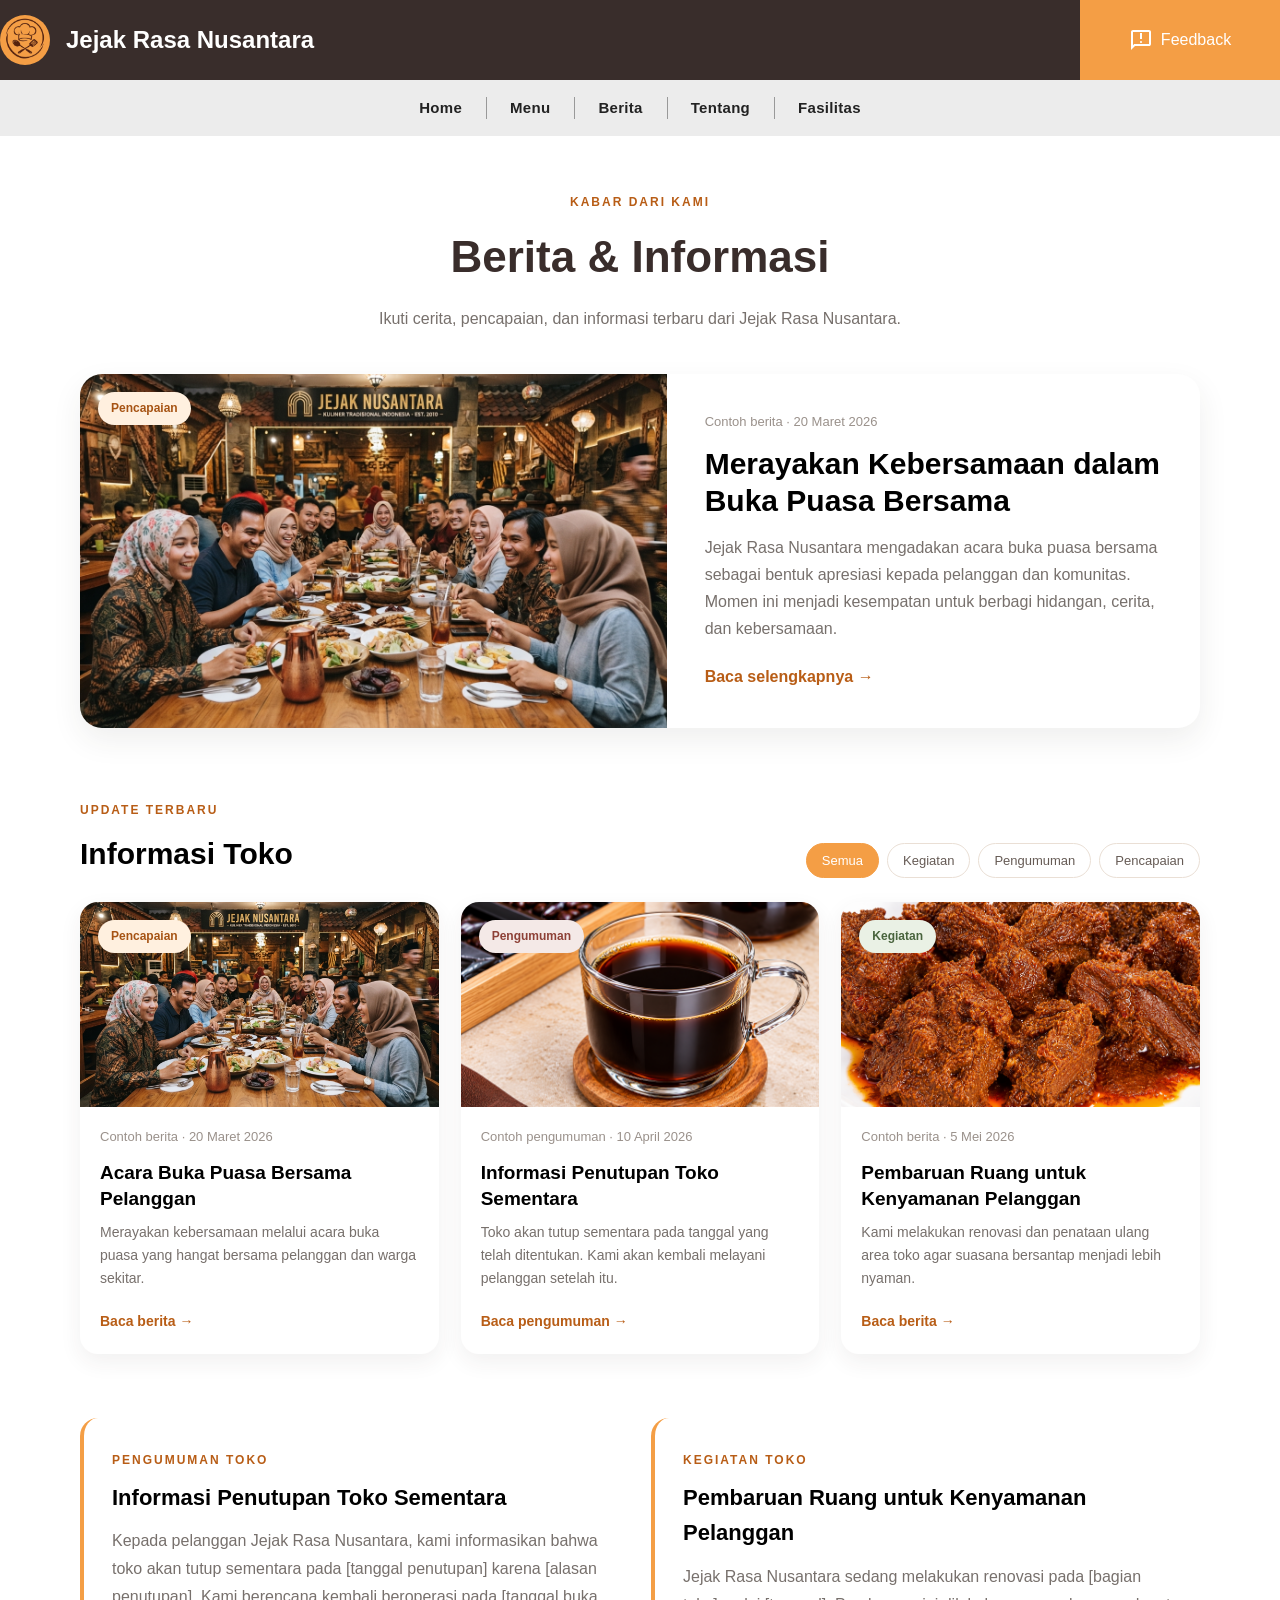
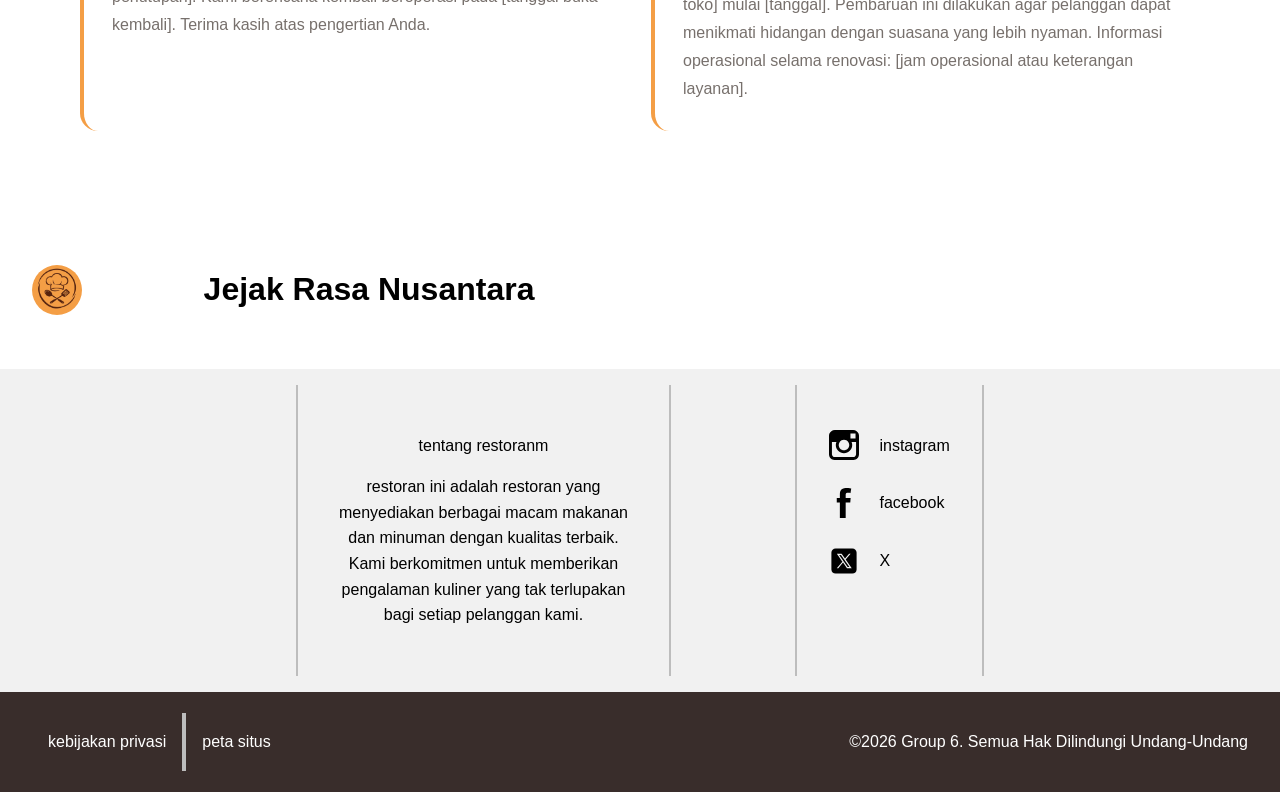
<file: berita.html>
<!DOCTYPE html>
<html lang="id">
<head>
    <meta charset="UTF-8">
    <meta name="viewport" content="width=device-width, initial-scale=1.0">
    <title>Berita - Jejak Rasa Nusantara</title>
    <link rel="stylesheet" href="berita.css">
    <link rel="stylesheet" href="style.css">
    <link rel="stylesheet" href="mobile.css">
</head>
<body>

   <nav>
    <div class="bg_nav">
        <div class="navigation_1">
            <div class="store">
                <div class="store_logo">
                    <img src="Minimal Brown Chef Emblem.png" alt="logo">
                </div>
                    <h1>Jejak Rasa Nusantara</h1>
            </div>
        <div class="container">
                <div class="feedback">
                    <svg xmlns="http://www.w3.org/2000/svg" viewBox="0 0 24 24" height="24px" width="24px" fill="#ffffff"><path d="M12,15q0.43,0 0.71-0.29T13,14t-0.29-0.71T12,13t-0.71,0.29T11,14t0.29,0.71T12,15Zm-1-4h2V5H11v6ZM2,22V4Q2,3.17 2.59,2.59T4,2H20q0.83,0 1.41,0.59T22,4V16q0,0.82-0.59,1.41T20,18H6L2,22Zm3.15-6H20V4H4V17.13L5.15,16ZM4,16V4V16Z"/></svg>
                   <a style="color: white;" href="feedback.html">Feedback</a>
                 </div>
            </div>
            </div>
           <div class="navigation_2">
  <div id="home" class="n active"><a href="index.html"><h4>Home</h4></a></div>
  <div id="menu" class="n"><a href="menu.html"><h4>Menu</h4></a></div>
  <div id="news" class="n"><a href="berita.html"><h4>Berita</h4></a></div>
  <div id="about" class="n"><a href="tentang.html"><h4>Tentang</h4></a></div>
  <div id="fasilitas" class="n"><a href="fasilitas.html"><h4>Fasilitas</h4></a></div>
</div>

    </div>

    </nav>
<div class="block"></div>
    <main class="news-page">
        <section class="news-heading">
            <span class="eyebrow">KABAR DARI KAMI</span>
            <h1>Berita & Informasi</h1>
            <p>Ikuti cerita, pencapaian, dan informasi terbaru dari Jejak Rasa Nusantara.</p>
        </section>

        <section class="featured-news" aria-label="Berita utama">
            <div class="featured-image">
                <img src="photo/Gemini_Generated_Image_2oudai2oudai2oud.jpg" alt="Suasana acara buka puasa bersama">
                <span class="news-type">Pencapaian</span>
            </div>
            <div class="featured-content">
                <p class="news-date">Contoh berita · 20 Maret 2026</p>
                <h2>Merayakan Kebersamaan dalam Buka Puasa Bersama</h2>
                <p>
                    Jejak Rasa Nusantara mengadakan acara buka puasa bersama sebagai bentuk
                    apresiasi kepada pelanggan dan komunitas. Momen ini menjadi kesempatan
                    untuk berbagi hidangan, cerita, dan kebersamaan.
                </p>
                <a class="read-more" href="#berita-buka-puasa">Baca selengkapnya <span aria-hidden="true">→</span></a>
            </div>
        </section>

        <section class="news-section" id="semua-berita">
            <div class="section-heading">
                <div>
                    <span class="eyebrow">UPDATE TERBARU</span>
                    <h2>Informasi Toko</h2>
                </div>
                <div class="news-filters" aria-label="Filter berita">
                    <button class="filter-btn active" type="button" data-filter="semua">Semua</button>
                    <button class="filter-btn" type="button" data-filter="kegiatan">Kegiatan</button>
                    <button class="filter-btn" type="button" data-filter="pengumuman">Pengumuman</button>
                    <button class="filter-btn" type="button" data-filter="pencapaian">Pencapaian</button>
                </div>
            </div>

            <div class="news-grid">
                <article class="news-card" data-category="pencapaian" id="berita-buka-puasa">
                    <a class="news-image" href="#berita-buka-puasa">
                        <img src="photo/Gemini_Generated_Image_2oudai2oudai2oud.jpg" alt="Acara buka puasa bersama">
                        <span class="news-type">Pencapaian</span>
                    </a>
                    <div class="news-card-content">
                        <p class="news-date">Contoh berita · 20 Maret 2026</p>
                        <h3>Acara Buka Puasa Bersama Pelanggan</h3>
                        <p>Merayakan kebersamaan melalui acara buka puasa yang hangat bersama pelanggan dan warga sekitar.</p>
                        <a class="text-link" href="#berita-buka-puasa">Baca berita <span aria-hidden="true">→</span></a>
                    </div>
                </article>

                <article class="news-card" data-category="pengumuman">
                    <a class="news-image" href="#pengumuman-libur">
                        <img src="photo/Cozy Glass Coffee on Wood Coaster.png" alt="Tampak depan toko">
                        <span class="news-type announcement">Pengumuman</span>
                    </a>
                    <div class="news-card-content">
                        <p class="news-date">Contoh pengumuman · 10 April 2026</p>
                        <h3>Informasi Penutupan Toko Sementara</h3>
                        <p>Toko akan tutup sementara pada tanggal yang telah ditentukan. Kami akan kembali melayani pelanggan setelah itu.</p>
                        <a class="text-link" href="#pengumuman-libur">Baca pengumuman <span aria-hidden="true">→</span></a>
                    </div>
                </article>

                <article class="news-card" data-category="kegiatan">
                    <a class="news-image" href="#berita-renovasi">
                        <img src="photo/Close-Up Rendang Beef Curry.png" alt="Proses renovasi area toko">
                        <span class="news-type activity">Kegiatan</span>
                    </a>
                    <div class="news-card-content">
                        <p class="news-date">Contoh berita · 5 Mei 2026</p>
                        <h3>Pembaruan Ruang untuk Kenyamanan Pelanggan</h3>
                        <p>Kami melakukan renovasi dan penataan ulang area toko agar suasana bersantap menjadi lebih nyaman.</p>
                        <a class="text-link" href="#berita-renovasi">Baca berita <span aria-hidden="true">→</span></a>
                    </div>
                </article>
            </div>
        </section>

        <!-- Sample article detail sections. Replace the sample dates and stories with real store information. -->
        <section class="article-details" aria-label="Contoh isi berita">
            <article class="article-detail" id="pengumuman-libur">
                <span class="eyebrow">PENGUMUMAN TOKO</span>
                <h2>Informasi Penutupan Toko Sementara</h2>
                <p>
                    Kepada pelanggan Jejak Rasa Nusantara, kami informasikan bahwa toko akan
                    tutup sementara pada [tanggal penutupan] karena [alasan penutupan].
                    Kami berencana kembali beroperasi pada [tanggal buka kembali].
                    Terima kasih atas pengertian Anda.
                </p>
            </article>
            <article class="article-detail" id="berita-renovasi">
                <span class="eyebrow">KEGIATAN TOKO</span>
                <h2>Pembaruan Ruang untuk Kenyamanan Pelanggan</h2>
                <p>
                    Jejak Rasa Nusantara sedang melakukan renovasi pada [bagian toko] mulai
                    [tanggal]. Pembaruan ini dilakukan agar pelanggan dapat menikmati hidangan
                    dengan suasana yang lebih nyaman. Informasi operasional selama renovasi:
                    [jam operasional atau keterangan layanan].
                </p>
            </article>
        </section>
    </main>

<footer>
     <div class="store_footer">
            <div class="store_logo">
                <img src="Minimal Brown Chef Emblem.png" alt="logo">
            </div>
            <h1>Jejak Rasa Nusantara</h1>
            </div>
        <div class="footer">
            <div class="tentang">
                <p>
                    tentang restoranm
                </p>
                <P>
                    restoran ini adalah restoran yang menyediakan berbagai macam makanan dan minuman dengan kualitas terbaik. Kami berkomitmen untuk memberikan pengalaman kuliner yang tak terlupakan bagi setiap pelanggan kami.
                </P>
        </div>
        <div class="social_media">
            <div class="app">
                <img src="logo svg/instagram-svgrepo-com.svg" alt="logo_instagram">
                <p>
                    instagram
                </p>
            </div>
            <div class="app">
                <img src="logo svg/facebook-svgrepo-com.svg" alt="logo_facebook">
                <p>
                    facebook
                </p>
            </div>
            <div class="app">
                <img src="logo svg/icons8-x.svg" alt="logo_X">
                <p>
                    X
                </p>
            </div>
            </div>    
        </div>
        <div class="copyright">
            <div class="a" id="footer_links">
                <a href="" class="a1">kebijakan privasi</a>
                <a href="" class="a2">peta situs</a>
            </div>
            <p class="a" id="footer_copyright">
            ©2026 Group 6. Semua Hak Dilindungi Undang-Undang
            </p>
        </div>
    </footer>

    <script>
        const filterButtons = document.querySelectorAll(".filter-btn");
        const newsCards = document.querySelectorAll(".news-card");

        filterButtons.forEach(button => {
            button.addEventListener("click", () => {
                const selected = button.dataset.filter;

                filterButtons.forEach(item => item.classList.remove("active"));
                button.classList.add("active");

                newsCards.forEach(card => {
                    const showCard = selected === "semua" || card.dataset.category === selected;
                    card.hidden = !showCard;
                });
            });
        });
    </script>
</body>
</html>
</file>
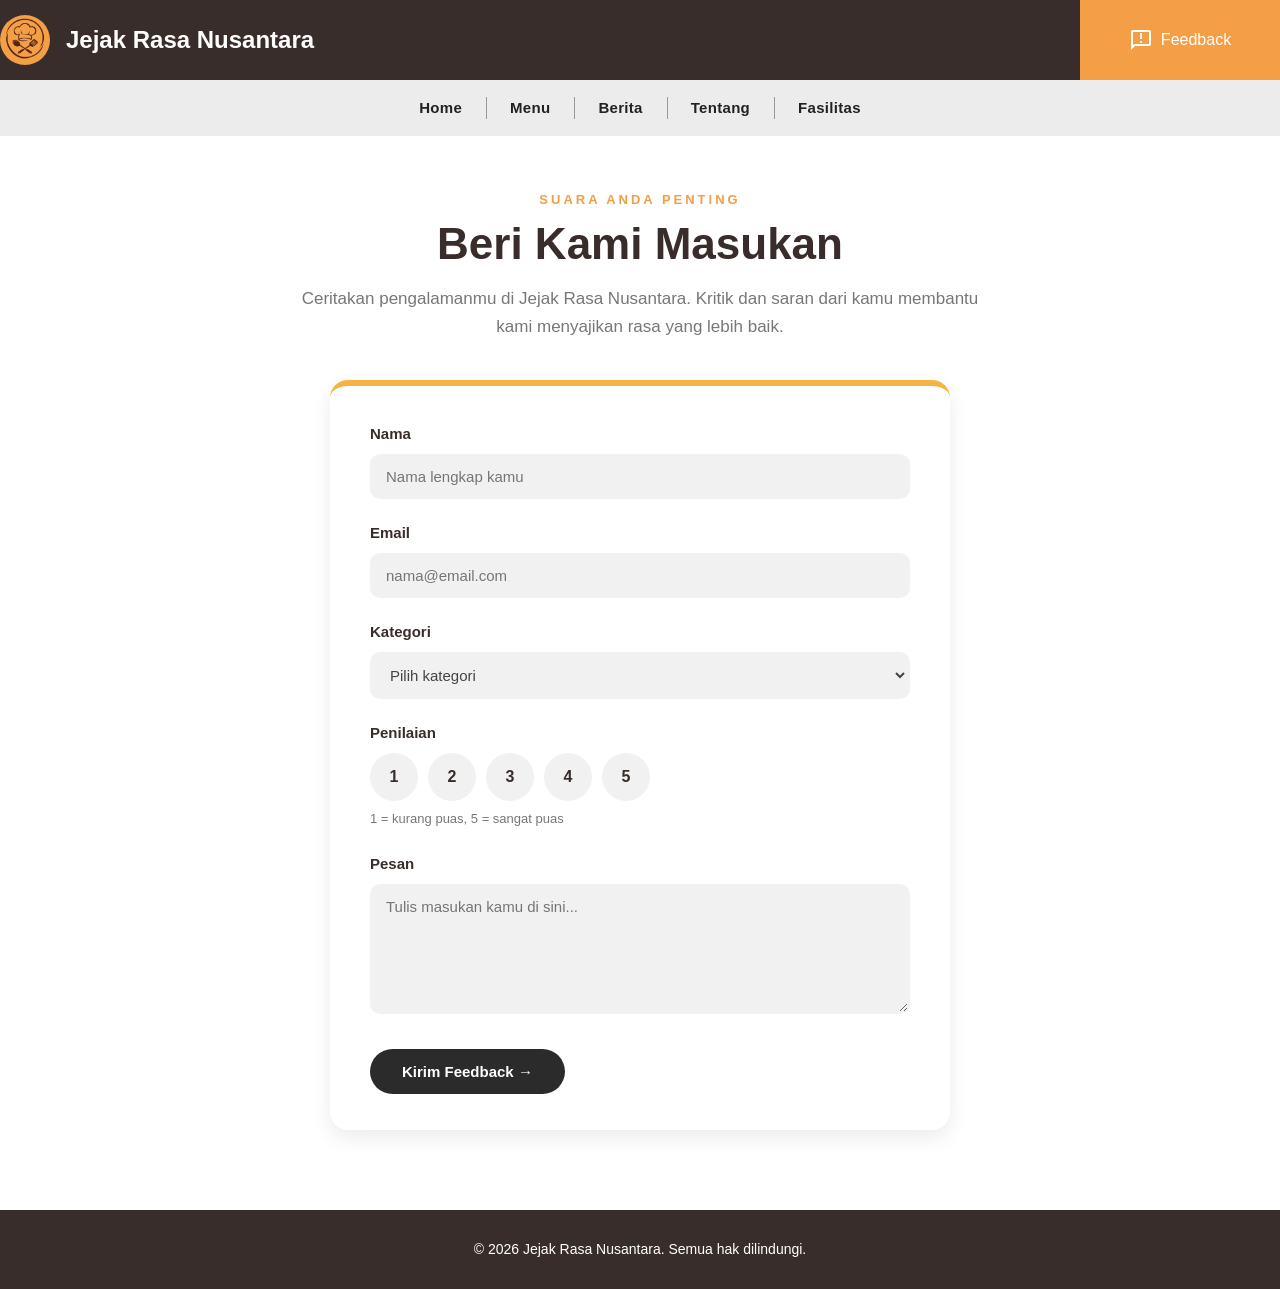
<file: feedback.html>
<!DOCTYPE html>
<html lang="id">
<head>
  <meta charset="UTF-8">
  <meta name="viewport" content="width=device-width, initial-scale=1.0">
  <title>Feedback | Jejak Rasa Nusantara</title>

  <!-- style.css = warna & header/nav yang dipakai semua halaman -->
  <link rel="stylesheet" href="style.css">
  <!-- feedback.css = khusus halaman ini -->
  <link rel="stylesheet" href="feedback.css">
  <link rel="stylesheet" href="mobile.css">
</head>
<body>

  <!-- ===================== HEADER & NAVIGASI ===================== -->
 <nav>
    <div class="bg_nav">
        <div class="navigation_1">
            <div class="store">
                <div class="store_logo">
                    <img src="Minimal Brown Chef Emblem.png" alt="logo">
                </div>
                    <h1>Jejak Rasa Nusantara</h1>
            </div>
        <div class="container">
                <div class="feedback">
                    <svg xmlns="http://www.w3.org/2000/svg" viewBox="0 0 24 24" height="24px" width="24px" fill="#ffffff"><path d="M12,15q0.43,0 0.71-0.29T13,14t-0.29-0.71T12,13t-0.71,0.29T11,14t0.29,0.71T12,15Zm-1-4h2V5H11v6ZM2,22V4Q2,3.17 2.59,2.59T4,2H20q0.83,0 1.41,0.59T22,4V16q0,0.82-0.59,1.41T20,18H6L2,22Zm3.15-6H20V4H4V17.13L5.15,16ZM4,16V4V16Z"/></svg>
                    <a style="color: white;" href="feedback.html">Feedback</a>
                </div>
            </div>
            </div>
           <div class="navigation_2">
  <div id="home" class="n active"><a href="index.html"><h4>Home</h4></a></div>
  <div id="menu" class="n"><a href="menu.html"><h4>Menu</h4></a></div>
  <div id="news" class="n"><a href="berita.html"><h4>Berita</h4></a></div>
  <div id="about" class="n"><a href="tentang.html"><h4>Tentang</h4></a></div>
  <div id="fasilitas" class="n"><a href="fasilitas.html"><h4>Fasilitas</h4></a></div>
</div>

    </div>

    </nav>

  <main class="feedback_page">

    <!-- ===================== JUDUL HALAMAN ===================== -->
    <section class="feedback_hero">
      <p class="feedback_label">Suara Anda Penting</p>
      <h2 class="feedback_title">Beri Kami Masukan</h2>
      <p class="feedback_intro">
        Ceritakan pengalamanmu di Jejak Rasa Nusantara. Kritik dan saran
        dari kamu membantu kami menyajikan rasa yang lebih baik.
      </p>
    </section>


    <!-- ===================== FORM FEEDBACK ===================== -->
    <section class="feedback_section">

      <form class="feedback_form" id="feedbackForm" action="#" method="post">

        <!-- Nama -->
        <div class="form_group">
          <label class="form_label" for="inputName">Nama</label>
          <input class="form_input" type="text" id="inputName" name="nama"
                 placeholder="Nama lengkap kamu" required>
        </div>

        <!-- Email -->
        <div class="form_group">
          <label class="form_label" for="inputEmail">Email</label>
          <input class="form_input" type="email" id="inputEmail" name="email"
                 placeholder="nama@email.com" required>
        </div>

        <!-- Kategori -->
        <div class="form_group">
          <label class="form_label" for="inputCategory">Kategori</label>
          <select class="form_input" id="inputCategory" name="kategori" required>
            <option value="" disabled selected>Pilih kategori</option>
            <option value="makanan">Makanan &amp; Minuman</option>
            <option value="pelayanan">Pelayanan</option>
            <option value="fasilitas">Fasilitas</option>
            <option value="website">Website</option>
            <option value="lainnya">Lainnya</option>
          </select>
        </div>

        <!-- Penilaian 1-5 -->
        <div class="form_group">
          <span class="form_label">Penilaian</span>
          <div class="rating_group">

            <input class="rating_radio" type="radio" id="rating1" name="penilaian" value="1" required>
            <label class="rating_option" for="rating1">1</label>

            <input class="rating_radio" type="radio" id="rating2" name="penilaian" value="2">
            <label class="rating_option" for="rating2">2</label>

            <input class="rating_radio" type="radio" id="rating3" name="penilaian" value="3">
            <label class="rating_option" for="rating3">3</label>

            <input class="rating_radio" type="radio" id="rating4" name="penilaian" value="4">
            <label class="rating_option" for="rating4">4</label>

            <input class="rating_radio" type="radio" id="rating5" name="penilaian" value="5">
            <label class="rating_option" for="rating5">5</label>

          </div>
          <p class="form_hint">1 = kurang puas, 5 = sangat puas</p>
        </div>

        <!-- Pesan -->
        <div class="form_group">
          <label class="form_label" for="inputMessage">Pesan</label>
          <textarea class="form_input form_textarea" id="inputMessage" name="pesan"
                    rows="6" placeholder="Tulis masukan kamu di sini..." required></textarea>
        </div>

        <button class="submit_button" type="submit">Kirim Feedback &rarr;</button>
      </form>


      <!-- Pesan terima kasih (muncul setelah form dikirim) -->
      <div class="thank_you_box" id="thankYouBox" hidden>
        <h3 class="thank_you_title">Terima kasih!</h3>
        <p class="thank_you_text">
          Masukan kamu sudah kami terima. Kami akan membacanya dengan seksama.
        </p>
        <a class="submit_button" href="index.html">Kembali ke Home</a>
      </div>

    </section>
  </main>


  <!-- ===================== FOOTER ===================== -->
  <footer class="feedback_footer">
    <p>&copy; 2026 Jejak Rasa Nusantara. Semua hak dilindungi.</p>
  </footer>

  <script src="feedback.js"></script>
</body>
</html>
</file>
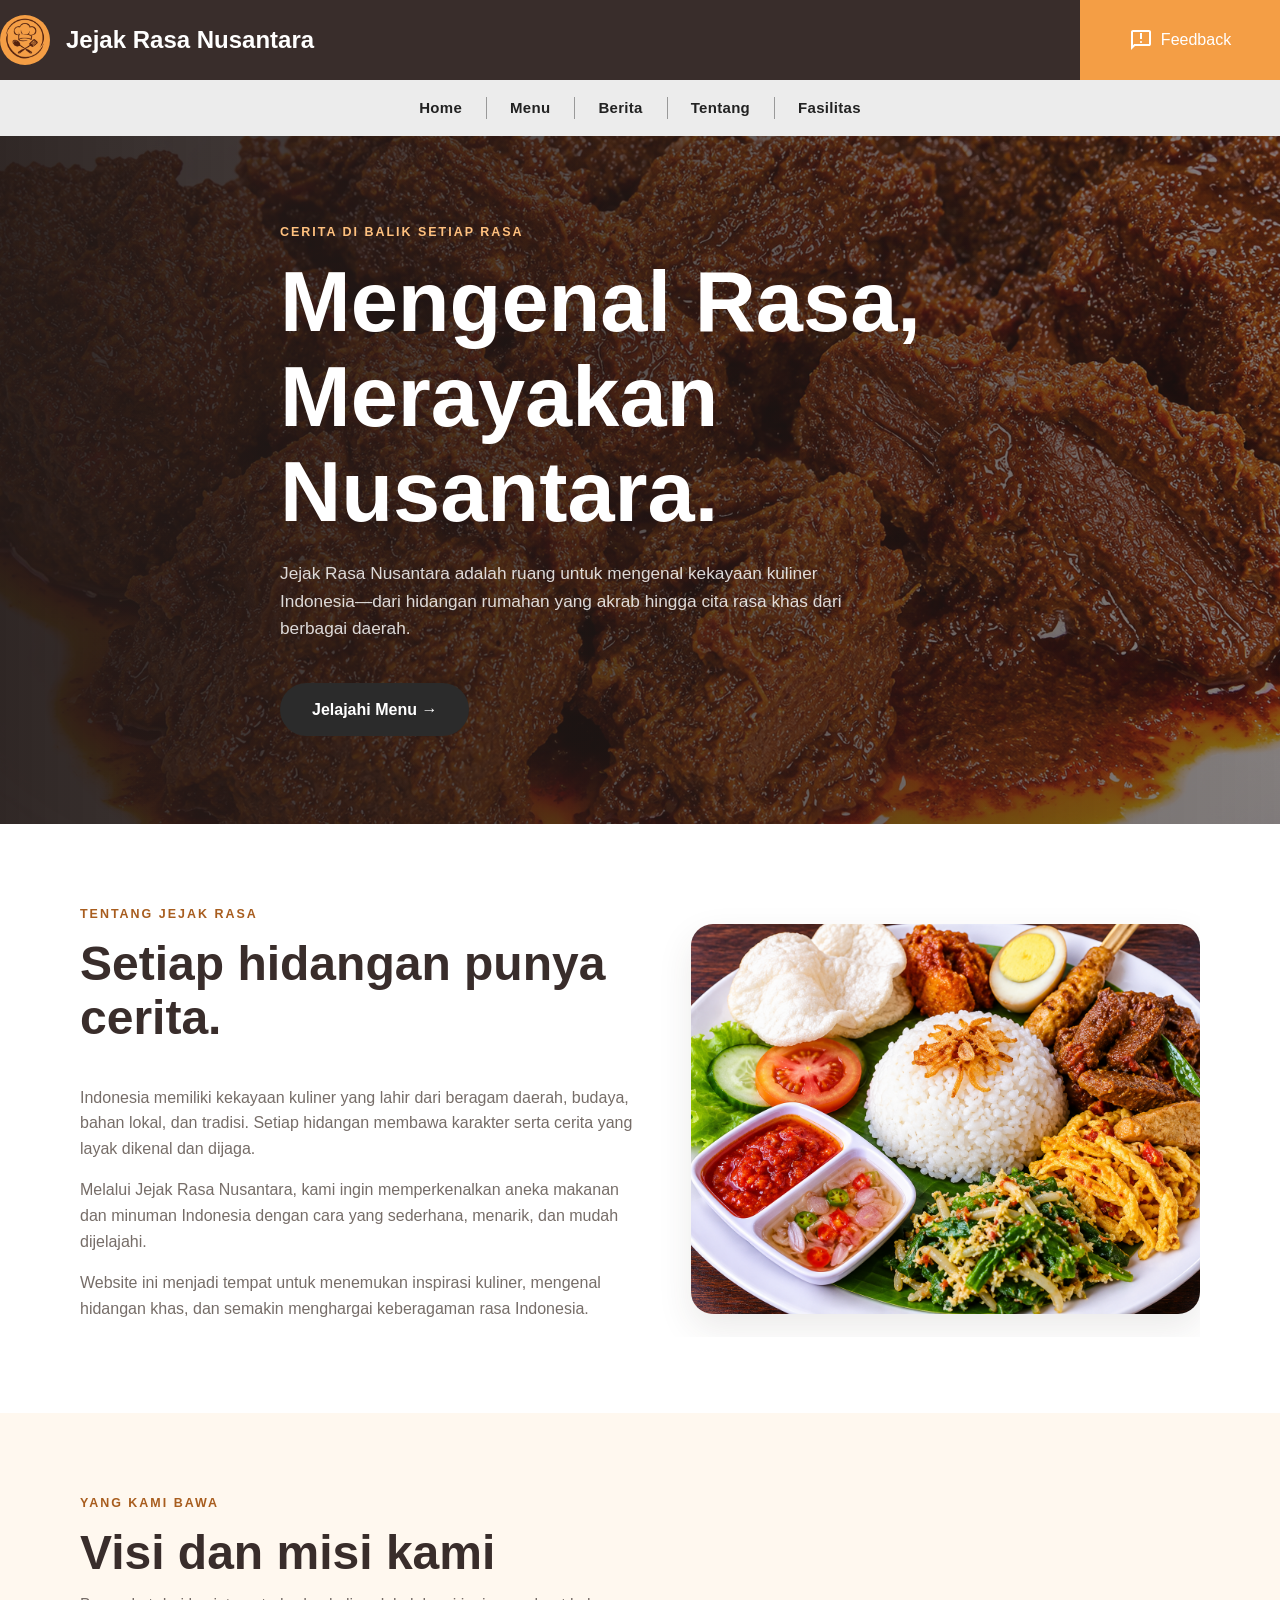
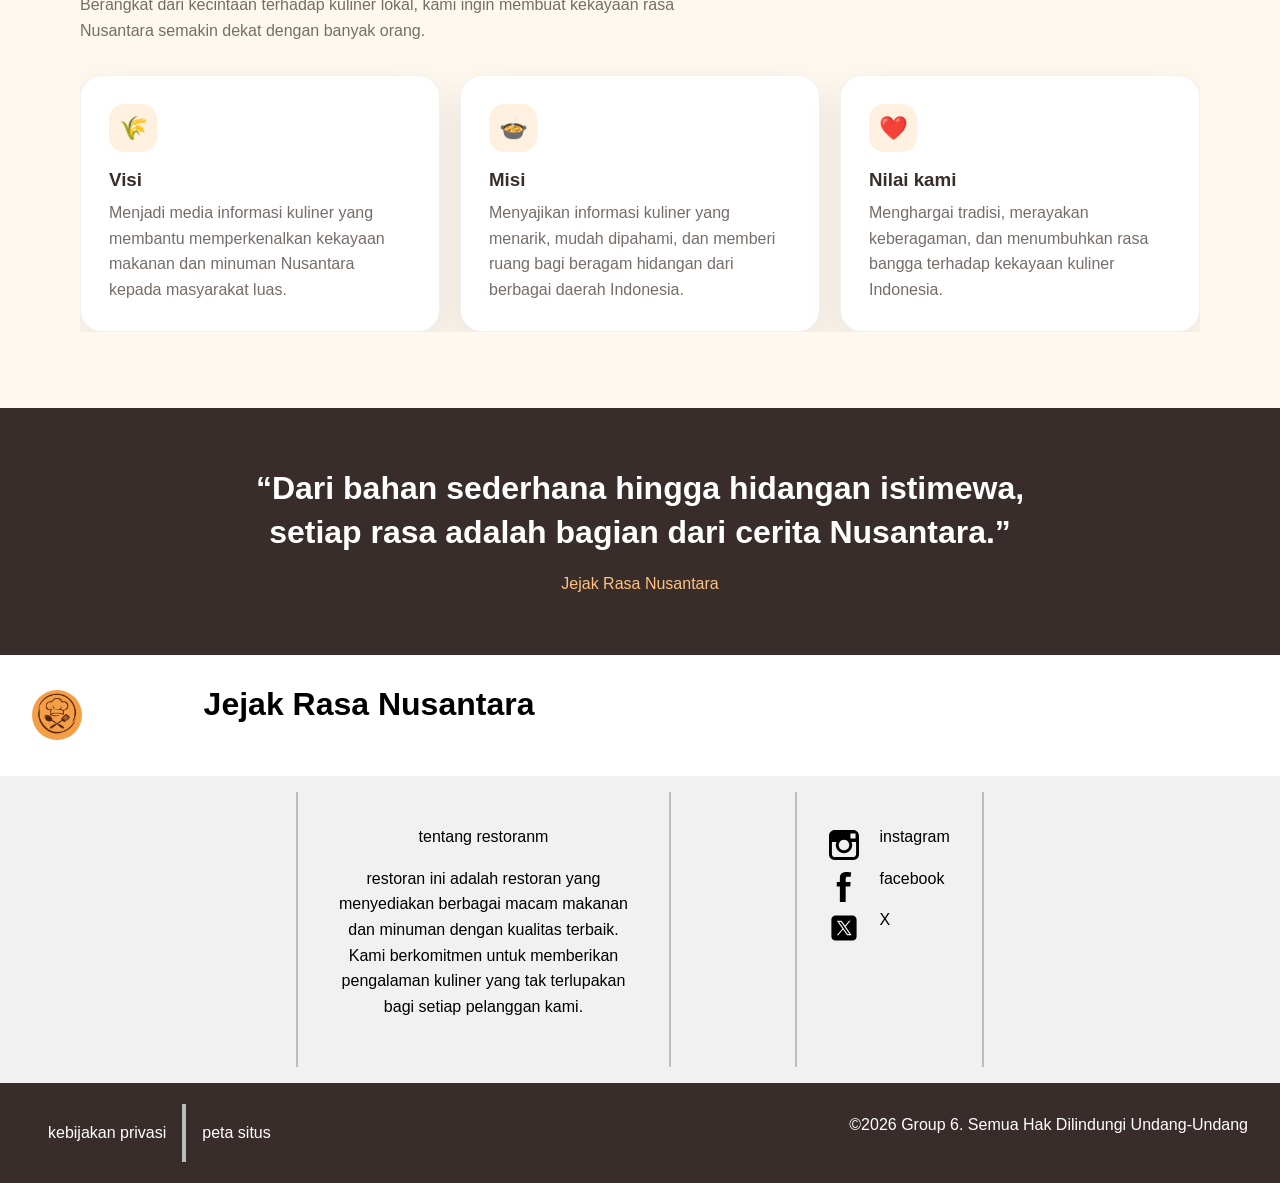
<file: tentang.html>
<!DOCTYPE html>
<html lang="id">
<head>
  <meta charset="UTF-8">
  <meta name="viewport" content="width=device-width, initial-scale=1.0">
  <title>Tentang Kami | Jejak Rasa Nusantara</title>
  <link rel="stylesheet" href="pages.css">
  <link rel="stylesheet" href="style.css">
  <link rel="stylesheet" href="mobile.css">
</head>
<body>
  <nav>
    <div class="bg_nav">
        <div class="navigation_1">
            <div class="store">
                <div class="store_logo">
                    <img src="Minimal Brown Chef Emblem.png" alt="logo">
                </div>
                    <h1>Jejak Rasa Nusantara</h1>
            </div>
        <div class="container">
                <div class="feedback">
                    <svg xmlns="http://www.w3.org/2000/svg" viewBox="0 0 24 24" height="24px" width="24px" fill="#ffffff"><path d="M12,15q0.43,0 0.71-0.29T13,14t-0.29-0.71T12,13t-0.71,0.29T11,14t0.29,0.71T12,15Zm-1-4h2V5H11v6ZM2,22V4Q2,3.17 2.59,2.59T4,2H20q0.83,0 1.41,0.59T22,4V16q0,0.82-0.59,1.41T20,18H6L2,22Zm3.15-6H20V4H4V17.13L5.15,16ZM4,16V4V16Z"/></svg>
                   <a style="color: white;" href="feedback.html">Feedback</a>
                </div>
            </div>
            </div>
           <div class="navigation_2">
  <div id="home" class="n active"><a href="index.html"><h4>Home</h4></a></div>
  <div id="menu" class="n"><a href="menu.html"><h4>Menu</h4></a></div>
  <div id="news" class="n"><a href="berita.html"><h4>Berita</h4></a></div>
  <div id="about" class="n"><a href="tentang.html"><h4>Tentang</h4></a></div>
  <div id="fasilitas" class="n"><a href="fasilitas.html"><h4>Fasilitas</h4></a></div>
</div>

    </div>

    </nav>
  <main>
    <div class="block"></div>
    <section class="hero-about">
      <div class="page-wrap hero-inner">
        <span class="eyebrow">Cerita di balik setiap rasa</span>
        <h1>Mengenal Rasa, Merayakan Nusantara.</h1>
        <p>Jejak Rasa Nusantara adalah ruang untuk mengenal kekayaan kuliner Indonesia—dari hidangan rumahan yang akrab hingga cita rasa khas dari berbagai daerah.</p>
        <a class="btn" href="menu.html">Jelajahi Menu <span aria-hidden="true">→</span></a>
      </div>
    </section>

    <section class="section">
      <div class="page-wrap story-grid">
        <div class="story-copy">
          <span class="eyebrow">Tentang Jejak Rasa</span>
          <h2>Setiap hidangan punya cerita.</h2>
          <p>Indonesia memiliki kekayaan kuliner yang lahir dari beragam daerah, budaya, bahan lokal, dan tradisi. Setiap hidangan membawa karakter serta cerita yang layak dikenal dan dijaga.</p>
          <p>Melalui Jejak Rasa Nusantara, kami ingin memperkenalkan aneka makanan dan minuman Indonesia dengan cara yang sederhana, menarik, dan mudah dijelajahi.</p>
          <p>Website ini menjadi tempat untuk menemukan inspirasi kuliner, mengenal hidangan khas, dan semakin menghargai keberagaman rasa Indonesia.</p>
        </div>
        <div class="story-image">
          <img src="photo/Vibrant Indonesian Nasi Campur Feast (1)_2.png" alt="Hidangan nasi campur khas Indonesia">
        </div>
      </div>
    </section>

    <section class="section values">
      <div class="page-wrap">
        <div class="section-heading">
          <span class="eyebrow">Yang kami bawa</span>
          <h2>Visi dan misi kami</h2>
          <p>Berangkat dari kecintaan terhadap kuliner lokal, kami ingin membuat kekayaan rasa Nusantara semakin dekat dengan banyak orang.</p>
        </div>
        <div class="value-grid">
          <article class="value-card">
            <div class="value-icon" aria-hidden="true">🌾</div>
            <h3>Visi</h3>
            <p>Menjadi media informasi kuliner yang membantu memperkenalkan kekayaan makanan dan minuman Nusantara kepada masyarakat luas.</p>
          </article>
          <article class="value-card">
            <div class="value-icon" aria-hidden="true">🍲</div>
            <h3>Misi</h3>
            <p>Menyajikan informasi kuliner yang menarik, mudah dipahami, dan memberi ruang bagi beragam hidangan dari berbagai daerah Indonesia.</p>
          </article>
          <article class="value-card">
            <div class="value-icon" aria-hidden="true">❤️</div>
            <h3>Nilai kami</h3>
            <p>Menghargai tradisi, merayakan keberagaman, dan menumbuhkan rasa bangga terhadap kekayaan kuliner Indonesia.</p>
          </article>
        </div>
      </div>
    </section>

    <section class="quote-band">
      <div class="page-wrap">
        <blockquote>“Dari bahan sederhana hingga hidangan istimewa, setiap rasa adalah bagian dari cerita Nusantara.”</blockquote>
        <p>Jejak Rasa Nusantara</p>
      </div>
    </section>
  </main>
   <footer>
     <div class="store_footer">
            <div class="store_logo">
                <img src="Minimal Brown Chef Emblem.png" alt="logo">
            </div>
            <h1>Jejak Rasa Nusantara</h1>
            </div>
        <div class="footer">
            <div class="tentang">
                <p>
                    tentang restoranm
                </p>
                <P>
                    restoran ini adalah restoran yang menyediakan berbagai macam makanan dan minuman dengan kualitas terbaik. Kami berkomitmen untuk memberikan pengalaman kuliner yang tak terlupakan bagi setiap pelanggan kami.
                </P>
        </div>
        <div class="social_media">
            <div class="app">
                <img src="logo svg/instagram-svgrepo-com.svg" alt="logo_instagram">
                <p>
                    instagram
                </p>
            </div>
            <div class="app">
                <img src="logo svg/facebook-svgrepo-com.svg" alt="logo_facebook">
                <p>
                    facebook
                </p>
            </div>
            <div class="app">
                <img src="logo svg/icons8-x.svg" alt="logo_X">
                <p>
                    X
                </p>
            </div>
            </div>    
        </div>
        <div class="copyright">
            <div class="a" id="footer_links">
                <a href="" class="a1">kebijakan privasi</a>
                <a href="" class="a2">peta situs</a>
            </div>
            <p class="a" id="footer_copyright">
            ©2026 Group 6. Semua Hak Dilindungi Undang-Undang
            </p>
        </div>
    </footer>

</body>
</html>
</file>
<file: berita.css>
/* Jejak Rasa Nusantara - Berita page
   Shared palette: dark brown #392d2b, orange #f49e45, warm cream background.
*/

* {
    box-sizing: border-box;
}

body {
    margin: 0;
    background: #faf8f5;
    color: #392d2b;
    font-family: Arial, Helvetica, sans-serif;
}

.news-page {
    width: min(1120px, calc(100% - 40px));
    margin: 0 auto;
    padding: 58px 0 80px;
}

.news-heading {
    text-align: center;
    max-width: 680px;
    margin: 0 auto 42px;
}

.eyebrow {
    display: inline-block;
    color: #b85d16;
    font-size: 12px;
    font-weight: 700;
    letter-spacing: 2px;
    margin-bottom: 10px;
}

.news-heading h1 {
    margin: 0 0 12px;
    font-size: clamp(30px, 5vw, 44px);
    color: #392d2b;
}

.news-heading p {
    margin: 0;
    color: #77706c;
    line-height: 1.7;
}

.featured-news {
    display: grid;
    grid-template-columns: 1.1fr 1fr;
    overflow: hidden;
    background: #fff;
    border-radius: 22px;
    box-shadow: 0 12px 30px rgba(57, 45, 43, 0.08);
    margin-bottom: 68px;
}

.featured-image {
    position: relative;
    min-height: 330px;
}

.featured-image img {
    width: 100%;
    height: 100%;
    min-height: 330px;
    display: block;
    object-fit: cover;
}

.news-type {
    position: absolute;
    left: 18px;
    top: 18px;
    display: inline-block;
    padding: 7px 13px;
    border-radius: 30px;
    background: #fff0df;
    color: #a65313;
    font-size: 12px;
    font-weight: 700;
}

.news-type.announcement {
    background: #f4e9e7;
    color: #8d4036;
}

.news-type.activity {
    background: #eaf1e5;
    color: #48633c;
}

.featured-content {
    align-self: center;
    padding: 38px;
}

.news-date {
    margin: 0 0 12px;
    color: #9a918b;
    font-size: 13px;
}

.featured-content h2 {
    margin: 0 0 14px;
    font-size: clamp(23px, 3vw, 30px);
    line-height: 1.25;
}

.featured-content > p:not(.news-date) {
    color: #77706c;
    line-height: 1.7;
    margin: 0 0 22px;
}

.read-more,
.text-link {
    color: #b85d16;
    font-weight: 700;
    text-decoration: none;
}

.read-more:hover,
.text-link:hover {
    color: #392d2b;
}

.section-heading {
    display: flex;
    justify-content: space-between;
    align-items: end;
    gap: 24px;
    margin-bottom: 24px;
}

.section-heading h2 {
    margin: 0;
    font-size: 30px;
}

.news-filters {
    display: flex;
    flex-wrap: wrap;
    gap: 8px;
}

.filter-btn {
    border: 1px solid #eadfd5;
    border-radius: 30px;
    background: #fff;
    color: #665b55;
    padding: 9px 15px;
    font-size: 13px;
    cursor: pointer;
    transition: 0.2s ease;
}

.filter-btn:hover,
.filter-btn.active {
    background: #f49e45;
    border-color: #f49e45;
    color: #fff;
}

.news-grid {
    display: grid;
    grid-template-columns: repeat(3, minmax(0, 1fr));
    gap: 22px;
}

.news-card {
    min-width: 0;
    overflow: hidden;
    background: #fff;
    border-radius: 18px;
    box-shadow: 0 8px 22px rgba(57, 45, 43, 0.07);
    transition: transform 0.25s ease, box-shadow 0.25s ease;
}

.news-card:hover {
    transform: translateY(-5px);
    box-shadow: 0 14px 28px rgba(57, 45, 43, 0.12);
}

.news-card[hidden] {
    display: none;
}

.news-image {
    position: relative;
    display: block;
    height: 205px;
    overflow: hidden;
}

.news-image img {
    display: block;
    width: 100%;
    height: 100%;
    object-fit: cover;
    transition: transform 0.35s ease;
}

.news-card:hover .news-image img {
    transform: scale(1.05);
}

.news-card-content {
    padding: 20px;
}

.news-card-content h3 {
    margin: 0 0 10px;
    font-size: 19px;
    line-height: 1.35;
}

.news-card-content > p:not(.news-date) {
    margin: 0 0 18px;
    color: #77706c;
    font-size: 14px;
    line-height: 1.65;
}

.text-link {
    font-size: 14px;
}

.article-details {
    display: grid;
    grid-template-columns: repeat(2, minmax(0, 1fr));
    gap: 22px;
    margin-top: 64px;
}

.article-detail {
    scroll-margin-top: 24px;
    background: #fff;
    border-radius: 18px;
    padding: 28px;
    border-left: 4px solid #f49e45;
}

.article-detail h2 {
    margin: 0 0 12px;
    font-size: 22px;
}

.article-detail p {
    margin: 0;
    color: #77706c;
    line-height: 1.75;
}

@media (max-width: 800px) {
    .featured-news {
        grid-template-columns: 1fr;
    }

    .featured-image,
    .featured-image img {
        min-height: 260px;
        max-height: 300px;
    }

    .news-grid {
        grid-template-columns: repeat(2, minmax(0, 1fr));
    }

    .section-heading {
        align-items: flex-start;
        flex-direction: column;
    }
}

@media (max-width: 540px) {
    .news-page {
        width: min(100% - 28px, 1120px);
        padding-top: 38px;
    }

    .featured-content {
        padding: 25px;
    }

    .news-grid,
    .article-details {
        grid-template-columns: 1fr;
    }

    .news-image {
        height: 220px;
    }

    .section-heading h2 {
        font-size: 26px;
    }
}
</file>
<file: style.css>
/* =====================================================
   WARNA UTAMA
   Ubah warna cukup di sini, semua halaman ikut berubah
   ===================================================== */
:root {
    /* Warna merek */
    --color-primary: #f49e45;        /* oranye: logo, feedback, tombol View All */
    --color-brand-dark: #392d2b;     /* coklat tua: header, judul, footer bawah */
    --color-highlight: #f5b342;      /* kuning: garis atas kartu welcome, hover tombol */

    /* Teks */
    --color-text-body: #444444;      /* paragraf biasa */
    --color-text-muted: #777777;     /* teks abu-abu (deskripsi kartu) */
    --color-text-light: #ffffff;     /* teks di atas background gelap */
    --color-text-dark: #222222;      /* teks menu navigasi */
    --color-tagline: #b36b00;        /* tagline miring di welcome */
    --color-price: #b85d16;          /* harga di kartu menu */
    --color-black: #000000;

    /* Tombol */
    --color-button-dark: #2b2b2b;    /* tombol hitam (.btn) */

    /* Background */
    --color-white: #ffffff;
    --color-nav-bg: #ececec;         /* bar navigasi */
    --color-nav-hover: #d8d8d8;      /* hover menu navigasi */
    --color-light-gray: #f1f1f1;     /* footer atas & tombol search */
    --color-category-bg: #fff0df;    /* label kategori */
    --color-category-text: #a65313;  /* teks label kategori */

    /* Garis */
    --color-separator: #999999;      /* pemisah menu navigasi */
    --color-border: #bdbdbd;         /* garis footer */

    /* Lapisan transparan di atas foto */
    --overlay-dark: rgba(0, 0, 0, 0.5);
    --overlay-dark-strong: rgba(0, 0, 0, 0.9);
    --overlay-light: rgba(255, 255, 255, 0.25);
    --shadow-card: rgba(0, 0, 0, 0.08);

    /* Dipakai oleh body (sebelumnya belum didefinisikan) */
    --ink: var(--color-black);
    --paper: var(--color-white);
}
/*navigation*/
body{
    padding: 0;
    margin:0;
}
.bg_wb img{
    position: fixed;
    z-index: 0;
}
.sha_ft{
position: absolute;
bottom: -185%;
width: 100%;
height: 100px;
box-shadow: #000000 0 -2px 100px;
z-index: 0;
}

.welcom-bg{
    position: absolute;
    background-color: var(--color-category-bg);
    height: 420px;
    box-shadow: #000000 0 2px 100px;
    width: 100%;
}
.main {
    position: relative;
    z-index: 2;
}
html { scroll-behavior: smooth; }
body {
  margin: 0;
  font-family: Arial, Helvetica, sans-serif;
  color: var(--ink);
  background: var(--paper);
  line-height: 1.6;
}
/* navigation */
nav{
    width: 100%;
    position: fixed;
    padding: 0;
    margin: 0;
    display: flex;
    flex-direction: column;
    z-index: 20;
    
}
 

  .welcome {
    min-height: 100vh;
    display: flex;
    align-items: center;
    justify-content: center;
    padding: 24px;
    box-sizing: border-box;
  }

  .welcome-card {
    max-width: 640px;
    background: var(--color-white);
    padding: 48px 40px;
    border-radius: 16px;
    border-top: 6px solid var(--color-highlight);
    text-align: center;
  }

  .welcome-card h1 {
    margin: 0 0 8px;
    font-size: 2.2rem;
  }

  .tagline {
    margin: 0 0 24px;
    font-size: 1.15rem;
    font-style: italic;
    color: var(--color-tagline);
  }

  .welcome-card p {
    margin: 0 0 16px;
    line-height: 1.7;
    color: var(--color-text-body);
  }

 

  .btn {
    display: inline-block;
    margin-top: 12px;
    padding: 14px 32px;
    background: var(--color-button-dark);
    color: var(--color-white);
    text-decoration: none;
    font-weight: 600;
    border-radius: 999px;
    transition: background 0.2s, transform 0.2s;
  }
  .btn:hover {
    background: var(--color-highlight);
    color: var(--color-button-dark);
    transform: translateY(-2px);
  }

  @media (max-width: 600px) {
    .welcome-card { padding: 32px 20px; }
    .welcome-card h1 { font-size: 1.7rem; }
  }
.store{
    display: flex;
    flex-direction: row;
    justify-content: space-between;
    align-items: center;
    gap: 16px;
}
.store_logo img{
    width: 50px;
    height: 50px;
    background-color: var(--color-primary);
    border-radius: 50%;
    display: flex;
    justify-content: center;
    align-items: center;
}
.store h1{
    color: var(--color-text-light);
}
.search{
    position: relative;
    justify-content: center;
    align-items: center;
    display: flex;
}
.search img{
    position: absolute;
    top: 30px;
    right: 0;
    border: transparent;
    width: 21px;
    height:21px;
}
.search button{
    border-radius: 2px;
    border: transparent;
    background-color: var(--color-light-gray);
    width: 21px;
    height:21px;
}
.feedback   {
    position: relative;
    right: 0;
    display: flex;
    flex-direction: row;
    align-items: center;
    justify-content: center;
    background-color: var(--color-primary);
    height: 80px;
    width: 200px;
}
.navigation_1 {
    align-items: stretch;   /* children fill the full header height */
}
.store h1 {
    margin: 0 0 0 0;        /* remove the default h1 margin */
}
.feedback {
    height: auto;           /* follow the header height */
    min-height: 80px;
}
.feedback {
    gap: 8px;
    align-items: center;
}
.feedback img {
    display: block;
}
.feedback,
.feedback a {
    display: flex;
    align-items: center;
    justify-content: center;
    gap: 8px;
    text-decoration: none;
}

.feedback img {
    display: block;      /* removes the baseline gap under the image */
    width: 24px;
    height: 24px;
}

.feedback p,
.feedback h4,
.feedback span,
.feedback a {
    margin: 0;           /* removes the default margin that pushes the text up */
    line-height: 1;
}
.navigation_1{
    display: flex;
    flex-direction: row;
    justify-content: space-between;
    align-items: center;
    gap: 16px;
    background-color: var(--color-brand-dark);
}
/*nav*/
.navigation_2 {
    display: flex;
    justify-content: center;
    flex-wrap: wrap;
    background: var(--color-nav-bg);
    position: sticky;
    top: 0;
  }

  .navigation_2 .n { position: relative; }

  /* separator drawn by CSS instead of typed "||" */
  .navigation_2 .n + .n::before {
    content: "";
    position: absolute;
    left: 0;
    top: 30%;
    height: 40%;
    width: 1px;
    background: var(--color-separator);
  }

  .navigation_2 .n a {
    display: block;
    padding: 16px 24px;
    color: var(--color-text-dark);
    text-decoration: none;
  }

  .navigation_2 h4 {
    margin: 0;
    font-size: 15px;
    font-weight: 600;
    letter-spacing: 0.3px;
  }

  .navigation_2 .n a:hover { background: var(--color-nav-hover); }

  /* current page */


  @media (max-width: 600px) {
    .navigation_2 .n a { padding: 12px 14px; }
    .navigation_2 h4 { font-size: 13px; }
  }

.n{
    margin: 0;
    padding: 0;
    color: var(--color-black);
    font-size: 16px;
}
.container{
    display:flex;
    flex-direction: row;
    gap: 16px;
}
/*banner*/



.hero_home{
    position:relative;
    display:flex;   
    flex-direction: column;
    height:700px;
}

.bg_gm{
    top:0;
    right:0;
    position:absolute;
    width:50%;
    height:650px;
    overflow:hidden;
}
.bg_gm img{
    width:100%;
    height:100%;
    object-fit:cover;
}
.bg_gm::before{
    content:"";
    position:absolute;
    inset:0;
    background: var(--overlay-dark);
    opacity:1;
}
.bg{
    width:100%;
}
.box_a{
    display: flex;
    align-items: center;
}
.box_b{
    position:absolute;
    bottom: 70px;
    right:60px;
    gap: 32px;
    
    display:grid;
    grid-template-areas:
    "box-1 box-2"
    "box-3 box-4";
}
.box{
    position: relative;
    padding: 0;
    margin: 0;
    border-radius: 20px;
    width:220px;
    height:160px;
    overflow:hidden;
}
.box img{
    padding: 0;
    margin: 0;
    width:100%;
    height:100%;
    object-fit:cover;
}

.d{
    display:flex;
    flex-direction:row;
    position:absolute;
    left: 30px;
    bottom:0;
    z-index:4;
}

.title h1{
    font-size:70px;
    color: var(--color-text-light);
    position: absolute;
    bottom:90px;
    z-index: 4;
}

.subt h3{
    width: 800px;
    font-size: 30px;
    color: var(--color-text-light);
    position: absolute;
    bottom:70px;
    z-index: 4;
}
.des p{
    width: 600px;
    font-size: 15px;
    color: var(--color-text-light);
    position: absolute;
    bottom:20px;
    z-index: 4;
}
.g1{
    display:flex;
    flex-direction: column;
}

/* SLIDE CONTAINER */
.hero_slide {
    position: relative;
    width: 50%;
    height: 650px;
    overflow: hidden;
}

/* INDIVIDUAL SLIDES */
.slide {
    width: 100%;
    height: 100%;
    position: absolute;
    inset: 0;

    display: flex;
    align-items: center;
    justify-content: center;

    color: var(--color-text-light);
    background-size: cover;
    background-position: center;

    opacity: 0;
    animation: fadeSlide 12s infinite;

    overflow: hidden;
    z-index: 1;
}

.box {
    position: relative;
    padding: 0;
    margin: 0;
    border-radius: 20px;
    width: 220px;
    height: 160px;
    overflow: hidden;
    cursor: pointer;
}

.box_info {
    position: absolute;
    inset: 0;
    z-index: 3;

    display: flex;
    flex-direction: column;
    justify-content: flex-end;

    padding: 15px;
    color: var(--color-text-light);

    background: var(--overlay-dark);

    opacity: 0;
    transition: opacity 0.3s ease-in-out;
}

.box_info h3 {
    margin: 0;
    font-size: 20px;
}

.box_info p {
    margin: 5px 0 0;
    font-size: 13px;
}

.box:hover .box_info {
    opacity: 1;
}
.box img {
    transition: transform 0.3s ease-in-out;
}

.box:hover img {
    transform: scale(1.1);
}
/* PAUSE ALL SLIDES ON HOVER */
/* NORMAL STATE */
.s-i-hover {
    display: block;
}

.i-hover {
    display: none;
    position: absolute;
    bottom:0;
}

/* HOVER STATE */


.hero_slide::after {
    content: "";
    position: absolute;
    inset: 0;
    
    opacity: 0;
    transition: opacity 0.3s ease-in-out;
    pointer-events: none;
    z-index: 5;
}

.hero_slide:hover::after {
    opacity: 1;
}

.hero_slide:hover .s-i-hover {
    display: none;
}

.hero_slide:hover .i-hover {
    position: absolute;
    bottom:150px;
    display: block;
    transition: 4s ease-in-out;
}
.i-hover .des p{
    bottom: -70px;
}
.hero_slide img {
    transition: transform 0.3s ease-in-out;
}

.hero_slide:hover img {
    transform: scale(1.1);
}
.hero_slide::after{
    content: "";

    opacity:0;
}
.hero_slide::after:hover{
    opacity: 1;
}
.hero_slide:hover .slide {
    animation-play-state: paused;
    cursor: pointer;
}

.hero_slide:hover h1{
    bottom: 200px;
    font-size: 100px;
    width: 700px;
}
/* DARK GRADIENT */
.slide::before {
    content: "";
    position: absolute;
    inset: 0;

    background-image: linear-gradient(
        to top,
        var(--overlay-dark-strong),
        transparent
    );

    z-index: 2;
}

/* SLIDE IMAGES */
.slide img {
    position: absolute;
    width: 100%;
    height: 100%;
    object-fit: cover;
    z-index: 1;
}

/* ANIMATION DELAYS */
.slide:nth-child(1) {
    animation-delay: 0s;
}

.slide:nth-child(2) {
    animation-delay: 4s;
}

.slide:nth-child(3) {
    animation-delay: 8s;
}

/* FADE ANIMATION */
@keyframes fadeSlide {
    0% {
        opacity: 0;
    }

    8% {
        opacity: 1;
    }

    33% {
        opacity: 1;
    }

    41% {
        opacity: 0;
    }

    100% {
        opacity: 0;
    }
}

/*main*/
.box2{
    display: flex;
    justify-content: center;
}

/*hero home*/
.view_all{
    background-color:transparent;
    border:none;
}
.hero_home{
    position: relative;
    top:100px;
    width:100%;
    height: 700px;

    display:flex;
}
/*menu informasi*/
.menu_dan_informasi{
    display: flex;
    flex-direction: column;
    justify-content: space-between;
    gap: 16px;
    z-index: 20;
}
/* menu list */

/* MENU PREVIEW */

.menu_list {
    width: 100%;
    padding: 40px 0;
}

.menuvl {
    display: flex;
    justify-content: space-between;
    align-items: center;
    max-width: 700px;
    margin: 0 auto 30px;
}

.menuvl h2 {
    color: var(--color-brand-dark);
    font-size: 28px;
    margin: 0;
}

.menu-label {
    color: var(--color-primary);
    font-size: 12px;
    font-weight: bold;
    letter-spacing: 2px;
}

/* VIEW ALL BUTTON */

.view_all {
    text-decoration: none;
    color: var(--color-brand-dark);
    background-color: var(--color-primary);
    border: none;
    border-radius: 20px;
    padding: 10px 20px;
    font-weight: bold;
    transition: 0.3s ease;
}

.view_all:hover {
    background-color: var(--color-brand-dark);
    color: var(--color-text-light);
}

/* FOOD AND DRINK ROWS */

.list_food,
.list_drink {
    display: flex;
    flex-direction: row;
    justify-content: center;
    gap: 20px;
}

/* MENU CARDS */

.card {
    width: 280px;
    background: var(--color-white);
    border-radius: 18px;
    overflow: hidden;
    box-shadow: 0 8px 20px var(--shadow-card);
}

.card img {
    width: 100%;
    height: 180px;
    object-fit: cover;
    display: block;
}

.card_info {
    padding: 16px 20px 20px;
}

.card_title {
    display: flex;
    justify-content: space-between;
    align-items: center;
    gap: 10px;
}

.card_title h3 {
    margin: 0;
    color: var(--color-brand-dark);
}

.card_title span {
    color: var(--color-price);
    font-weight: bold;
}

.card_info p {
    color: var(--color-text-muted);
    line-height: 1.5;
}

.category {
    display: inline-block;
    background: var(--color-category-bg);
    color: var(--color-category-text);
    padding: 6px 12px;
    border-radius: 20px;
    font-size: 13px;
}

/* HOVER EFFECT */

.card:hover {
    transform: scale(1.05);
    z-index: 5;
}

.card:hover img {
    transform: scale(1.1);
}

.card:hover::after {
    opacity: 1;
}

.card:hover .card_info {
    opacity: 1;
    transform: translateY(0);
}

/* SPACING */

.blank {
    height: 20px;
}
.block{
    height: 130px;
}
/* RESPONSIVE */

@media (max-width: 700px) {
    .list_food,
    .list_drink {
        flex-wrap: wrap;
    }

    .menuvl {
        width: 90%;
        gap: 15px;
    }
}

@media (max-width: 450px) {
    .card {
        width: 160px;
        height: 170px;
    }

    .menuvl h2 {
        font-size: 23px;
    }
}

.informasi{
    padding: 0;
    margin: 0;
    gap: 16px;
    height: 320px;
    width:100%;
    display: flex;
    justify-content: center;
    overflow:hidden;
}
.info{
    height: 320px;
    width:75%;
    position: relative;
    display: flex;
    justify-content: center;
    
}
.info img{
    position:absolute;
    width:100%;
    height:100%;
    border-radius: 20px;
}

.lokasi{
    display: flex;
    flex-direction: row;
    justify-content: space-between;
    width: 70%;
}
#map{
    border-radius:16px;
    margin:24px;
    width: 500px;
    height: 450px;
    overflow:hidden;
}
.boxsementara{
    display: flex;
    justify-content: center;
    gap:16px;
    flex-direction: column;
    
}

.box1 iframe{
    border-radius:16px;
    width:100%;
    height:100%;
    object-fit:cover;
}

.l{
    display: flex;
    justify-content: center;
}
.box1{
    margin:24px;
    padding:24px;
    background-color: var(--color-brand-dark);
    color: var(--color-text-light);
    border-radius:16px;
}

/*footer*/
.store_footer{
    display: flex;
    flex-direction: row;
    align-items: center;
    gap: 10%;
    padding: 32px;
}
.footer{
    padding: 16px;
    position: relative;
    bottom: 0;
    height: 100%;
    background-color: var(--color-light-gray);
    text-align: center;
    display: flex;
    flex-direction: row;
    justify-content: center;
    gap: 10%;
}
.app{
    display: flex;
    flex-direction: row;
    align-items: center;
    gap: 20px;
}
.app img{
    width: 30px;
    width: 30px;
}
.tentang{
    width: 30%;
    border-left: 2px solid var(--color-border);
    border-right: 2px solid var(--color-border);
    padding: 32px;
    
}
.social_media{
    border-left: 2px solid var(--color-border);
    border-right: 2px solid var(--color-border);
    padding: 32px;
}
.copyright{
    color: var(--color-text-light);
    display: flex;
    flex-direction: row;
    justify-content: space-between;
    align-items: center;
    position: relative;
    bottom: 0;
    height: 100px;
    background-color: var(--color-brand-dark);
    text-align: center;
}
.a{
    padding-left: 32px;
    padding-right: 32px;
    height: 20px;
    display: flex;
    align-items: center;
}
.a1{
    padding: 16px;
    border-right: 2px solid var(--color-border);
}
.a2{
    padding: 16px;
    border-left: 2px solid var(--color-border);
}
#footer_links{
    display: flex;
    flex-direction: row;
}
#footer_links a{
    color: var(--color-text-light);
    text-decoration: none;
}



/* RESTAURANT INFORMATION */

.restaurant_info {
    width: 90%;
    margin: 60px auto;
    display: grid;
    grid-template-columns: 1fr 1fr;
    gap: 45px;
    align-items: stretch;
}

.info_left {
    display: flex;
    flex-direction: column;
    gap: 25px;
}

.info_card {
    background-color: #382c29;
    color: white;
    padding: 25px;
    border-radius: 15px;
}

.info_card h3 {
    font-size: 20px;
    margin-bottom: 20px;
    text-transform: capitalize;
}

.hours_list {
    display: flex;
    flex-direction: column;
    gap: 12px;
}

.hours_item {
    display: flex;
    justify-content: space-between;
    gap: 15px;
    font-size: 15px;
}

.info_note {
    font-size: 12px;
    color: #c9bdb8;
    margin-top: 18px;
}

.info_card > p {
    line-height: 1.7;
    font-size: 15px;
}

.map_link {
    display: inline-block;
    margin-top: 15px;
    padding: 10px 18px;
    background-color: #f0a44b;
    color: #382c29;
    text-decoration: none;
    border-radius: 7px;
    font-weight: bold;
    transition: 0.3s;
}

.map_link:hover {
    background-color: #ffc477;
    transform: translateY(-2px);
}

/* CONTACT */

.contact_card {
    display: flex;
    flex-direction: column;
    gap: 18px;
}

.contact_item {
    display: flex;
    align-items: center;
    gap: 15px;
}

.contact_item > span {
    width: 40px;
    height: 40px;
    display: flex;
    justify-content: center;
    align-items: center;
    background-color: #51413b;
    border-radius: 10px;
    font-size: 20px;
}

.contact_item h4 {
    font-size: 15px;
    margin-bottom: 4px;
}

.contact_item p {
    font-size: 13px;
    color: #d0c5c0;
}

/* MAP */

.info_map {
    min-height: 100%;
    border-radius: 15px;
    overflow: hidden;
}

.info_map iframe {
    width: 100%;
    height: 100%;
    min-height: 500px;
    border: none;
}

/* RESPONSIVE */

@media (max-width: 768px) {

    .restaurant_info {
        grid-template-columns: 1fr;
        gap: 25px;
    }

    .info_map iframe {
        min-height: 350px;
    }

    .hours_item {
        font-size: 13px;
    }

}

/* POPUP BACKGROUND */
.food-modal {
    position: fixed;
    inset: 0;
    background: rgba(0, 0, 0, 0.7);

    display: flex;
    justify-content: center;
    align-items: center;

    z-index: 9999;

    opacity: 0;
    visibility: hidden;

    transition: 0.3s ease;
    padding: 20px;
}

/* OPEN POPUP */
.food-modal.active {
    opacity: 1;
    visibility: visible;
}

/* POPUP CONTENT */
.modal-content {
    position: relative;

    width: 90%;
    max-width: 1200px;
    height: 85vh;

    background: #fffaf2;
    border-radius: 20px;

    display: grid;
    grid-template-columns: 1fr 1fr;

    overflow: hidden;

    transform: scale(0.9);
    transition: 0.3s ease;
}

.food-modal.active .modal-content {
    transform: scale(1);
}

/* FOOD IMAGE */
.modal-image {
    width: 100%;
    height: 100%;
    overflow: hidden;
}

.modal-image img {
    width: 100%;
    height: 100%;
    object-fit: cover;
}

/* DETAILS */
.modal-details {
    padding: 55px 45px;

    display: flex;
    flex-direction: column;

    overflow-y: auto;
}

.modal-label {
    color: #a66b38;
    letter-spacing: 3px;
    font-size: 12px;
    font-weight: bold;
}

.modal-details h1 {
    font-size: 42px;
    color: #492d1d;
    margin: 15px 0;
}

.modal-details h3 {
    font-size: 22px;
    color: #a66b38;
    margin-bottom: 30px;
}

.modal-details h2 {
    color: #492d1d;
    font-size: 19px;
    margin-bottom: 10px;
}

.modal-details p {
    color: #66574d;
    line-height: 1.8;
    font-size: 15px;
}

.modal-description,
.modal-origin {
    margin-bottom: 25px;
}

/* CLOSE BUTTON */
.modal-close {
    position: absolute;
    top: 15px;
    right: 20px;

    border: none;
    background: #fffaf2;

    width: 40px;
    height: 40px;

    border-radius: 50%;

    font-size: 28px;
    cursor: pointer;

    z-index: 5;
}

/* BUY BUTTON */
.buy-button {
    margin-top: auto;

    display: inline-block;
    text-align: center;

    padding: 16px;
    border-radius: 10px;

    background: #754523;
    color: white;

    text-decoration: none;
    font-weight: bold;

    transition: 0.3s;
}

.buy-button:hover {
    background: #4d2b19;
}

/* MAKE CARDS CLICKABLE */
.card {
    cursor: pointer;
}
</file>
<file: mobile.css>
/* =====================================================
   mobile.css  -  Phone view for ALL pages
   Jejak Rasa Nusantara

   HOW TO USE:
   Link this file LAST in every HTML page, after the other css files:
     <meta name="viewport" content="width=device-width, initial-scale=1">
     <link rel="stylesheet" href="style.css">
     <link rel="stylesheet" href="pages.css">   (etc.)
     <link rel="stylesheet" href="mobile.css">  <-- last!

   Nothing here affects desktop. Everything is inside
   @media (max-width: 600px).
   Sections: 1 Global | 2 Header & nav | 3 Home hero | 4 Home menu cards
            5 Home info/map | 6 Footer | 7 Food popup | 8 Tentang & Menu
            9 Berita | 10 Fasilitas | 11 Feedback | 12 Very small phones
   ===================================================== */

@media (max-width: 600px) {

  /* ---------- 1. GLOBAL ---------- */
  html, body {
    overflow-x: hidden;           /* no sideways scrolling */
  }

  img {
    max-width: 100%;
  }

  .section {
    padding: 44px 0;
  }

  .section-heading h2 {
    font-size: 1.6rem;
  }


  /* ---------- 2. HEADER & NAVIGATION (style.css pages) ----------
     The header is "fixed" on desktop. On phone we make it normal
     (scrolls with the page) so it never covers your content,
     and we remove the fixed-header gaps below. */
  nav {
    position: relative;
  }

  .navigation_1 {
    gap: 8px;
    padding-right: 0;
  }

  .store {
    gap: 8px;
    padding-left: 10px;
  }

  .store_logo img {
    width: 38px;
    height: 38px;
  }

  .store h1 {
    font-size: 16px;
  }

  .search img {
    top: 4px;
  }

  .feedback {
    width: auto;
    min-height: 60px;
    padding: 0 14px;
  }

  /* menu bar: one row, swipe left/right if too long */
  .navigation_2 {
    flex-wrap: nowrap;
    justify-content: flex-start;
    overflow-x: auto;
    -webkit-overflow-scrolling: touch;
    position: static;
  }

  .navigation_2 .n {
    flex: 0 0 auto;
  }

  .navigation_2 .n a {
    padding: 12px 14px;
    white-space: nowrap;
  }

  .navigation_2 h4 {
    font-size: 13px;
  }


  /* ---------- 3. HOME HERO ---------- */
  .hero_home {
    top: 0;                       /* remove the 100px desktop offset */
    height: auto;
    flex-direction: column;
  }

  .bg_gm {
    width: 100%;
    height: 460px;
  }

  .hero_slide {
    width: 100%;
    height: 460px;
  }

  /* put the text in normal flow at the bottom of the slide */
  .d {
    left: 16px;
    right: 16px;
    bottom: 16px;
  }

  .g1 {
    width: 100%;
  }

  .title h1,
  .subt h3,
  .des p {
    position: static;
    width: auto;
  }

  .title h1 {
    font-size: 36px;
    margin: 0 0 6px;
  }

  .subt h3 {
    font-size: 17px;
    margin: 0 0 6px;
  }

  .des p {
    font-size: 13px;
    margin: 0;
  }

  /* phones have no real "hover": keep the normal slide text,
     don't switch to the big hover version */
  .hero_slide:hover h1 {
    font-size: 36px !important;
    width: auto !important;
    bottom: auto !important;
  }

  .hero_slide:hover .s-i-hover {
    display: block !important;
  }

  .hero_slide:hover .i-hover {
    display: none !important;
  }

  .hero_slide:hover img,
  .box:hover img {
    transform: none;
  }

  /* the 4 small photo boxes: under the slide, 2 x 2 */
  .box_b {
    position: static;
    grid-template-columns: 1fr 1fr;
    gap: 12px;
    padding: 16px;
  }

  .box {
    width: 100%;
    height: 120px;
  }

  .box_info {
    padding: 10px;
  }

  .box_info h3 {
    font-size: 15px;
  }

  .box_info p {
    font-size: 11px;
  }


  /* ---------- 4. HOME MENU CARDS ---------- */
  .menu_list {
    padding: 24px 0;
  }

  .menuvl {
    width: 90%;
    gap: 12px;
    margin-bottom: 20px;
  }

  .menuvl h2 {
    font-size: 22px;
  }

  .view_all {
    padding: 8px 14px;
    font-size: 13px;
    white-space: nowrap;
  }

  .list_food,
  .list_drink {
    flex-wrap: wrap;
    gap: 12px;
    padding: 0 12px;
    margin-bottom: 12px;
  }

  /* 2 cards per row */
  .card {
    width: calc(50% - 6px);
    height: auto;
  }

  .card:hover {
    transform: none;              /* no zoom on touch */
  }

  .card img {
    height: 115px;
  }

  .card_info {
    padding: 12px;
  }

  .card_title {
    flex-direction: column;
    align-items: flex-start;
    gap: 2px;
  }

  .card_title h3 {
    font-size: 15px;
  }

  .card_title span {
    font-size: 13px;
  }

  .card_info p {
    font-size: 12px;
    line-height: 1.4;
  }

  .category {
    font-size: 11px;
    padding: 4px 9px;
  }

  .block {
    height: 40px;
  }

  .blank {
    height: 12px;
  }


  /* ---------- 5. HOME INFO, LOCATION, MAP ---------- */
  .informasi {
    height: auto;
    padding: 0 16px;
  }

  .info {
    width: 100%;
    height: 200px;
  }

  .lokasi {
    flex-direction: column;
    width: 100%;
  }

  #map {
    width: auto;
    height: 300px;
    margin: 16px;
  }

  .box1 {
    margin: 16px;
    padding: 18px;
  }

  .restaurant_info {
    width: 92%;
    margin: 32px auto;
    grid-template-columns: 1fr;
    gap: 20px;
  }

  .info_card {
    padding: 20px;
  }

  .hours_item {
    font-size: 13px;
  }

  .info_map iframe {
    min-height: 300px;
  }


  /* ---------- 6. FOOTER (home) ---------- */
  .store_footer {
    flex-direction: column;
    align-items: flex-start;
    gap: 16px;
    padding: 24px 20px;
  }

  .footer {
    flex-direction: column;
    gap: 0;
    padding: 0;
  }

  .tentang,
  .social_media {
    width: auto;
    padding: 20px;
    border-left: none;
    border-right: none;
    border-bottom: 2px solid var(--color-border);
  }

  .app {
    flex-wrap: wrap;
    justify-content: center;
    gap: 12px;
  }

  .copyright {
    flex-direction: column;
    height: auto;
    gap: 8px;
    padding: 16px;
  }

  .a {
    height: auto;
    padding: 0;
  }

  .a1,
  .a2 {
    padding: 4px 0;
    border-left: none;
    border-right: none;
  }

  #footer_links {
    flex-wrap: wrap;
    justify-content: center;
    gap: 6px 16px;
  }


  /* ---------- 7. FOOD POPUP ---------- */
  .food-modal {
    padding: 10px;
  }

  .modal-content {
    width: 100%;
    height: 92vh;
    grid-template-columns: 1fr;
    grid-template-rows: 220px 1fr;
    border-radius: 16px;
  }

  .modal-details {
    padding: 22px 18px;
  }

  .modal-details h1 {
    font-size: 26px;
    margin: 10px 0;
  }

  .modal-details h3 {
    font-size: 17px;
    margin-bottom: 18px;
  }

  .modal-details h2 {
    font-size: 16px;
  }

  .modal-details p {
    font-size: 14px;
    line-height: 1.7;
  }

  .modal-close {
    top: 10px;
    right: 12px;
  }

  .buy-button {
    margin-top: 20px;
    padding: 14px;
  }


  /* ---------- 8. TENTANG & MENU PAGE (pages.css) ---------- */
  .hero-about h1 {
    font-size: 2.2rem;
  }

  .hero-about p {
    font-size: 1rem;
  }

  .menu-hero h1 {
    font-size: 2.2rem;
  }

  .menu-hero p {
    font-size: .95rem;
  }

  .story-copy h2 {
    font-size: 1.6rem;
  }

  .value-card {
    padding: 22px;
  }

  .quote-band {
    padding: 40px 0;
  }

  .quote-band blockquote {
    font-size: 1.2rem;
  }

  /* filter buttons: one row you can swipe */
  .filters {
    flex-wrap: nowrap;
    overflow-x: auto;
    -webkit-overflow-scrolling: touch;
    padding-bottom: 4px;
    width: 100%;
  }

  .filter-btn {
    flex: 0 0 auto;
    white-space: nowrap;
    padding: 9px 14px;
    font-size: 13px;
  }

  .menu-card {
    box-shadow: 0 6px 18px rgba(57, 45, 43, .15);   /* softer than the black desktop shadow */
  }

  .menu-card:hover {
    transform: none;
  }

  .menu-meta h3 {
    font-size: 1.05rem;
  }


  /* ---------- 9. BERITA PAGE (berita.css) ---------- */
  .news-heading {
    margin-bottom: 28px;
  }

  .featured-news {
    margin-bottom: 40px;
    border-radius: 16px;
  }

  .featured-content h2 {
    font-size: 21px;
  }

  .news-card:hover {
    transform: none;
  }

  .news-card-content {
    padding: 16px;
  }

  .news-card-content h3 {
    font-size: 17px;
  }

  .article-details {
    margin-top: 40px;
  }

  .article-detail {
    padding: 20px;
  }

  .article-detail h2 {
    font-size: 19px;
  }

  .news-filters {
    flex-wrap: nowrap;
    overflow-x: auto;
    width: 100%;
    padding-bottom: 4px;
  }

  .news-filters .filter-btn {
    flex: 0 0 auto;
    white-space: nowrap;
  }


  /* ---------- 10. FASILITAS PAGE (fasilitas.css) ---------- */
  .site-header__brand {
    padding-left: 12px;
  }

  .site-header__logo {
    width: 40px;
    height: 40px;
  }

  .search-box__input {
    width: 120px;
  }

  .main-nav {
    padding: 10px 6px;
  }

  .main-nav__link {
    font-size: 13px;
    padding: 0 10px;
  }

  .facility-hero {
    min-height: 300px;
    padding: 40px 16px;
  }

  .facility-hero__title {
    font-size: 34px;
  }

  .facility-hero__text {
    font-size: 15px;
  }

  .facility-section {
    padding: 44px 16px;
  }

  .section-title {
    font-size: 26px;
  }

  .section-subtitle {
    margin-bottom: 28px;
  }

  /* 2 facility cards per row */
  .facility-grid {
    grid-template-columns: repeat(2, 1fr);
    gap: 14px;
  }

  .facility-card:hover {
    transform: none;
  }

  .facility-card__body {
    padding: 12px;
  }

  .facility-card__title {
    font-size: 15px;
  }

  .facility-card__description {
    font-size: 12px;
  }

  .cta-section {
    padding: 40px 16px;
  }

  .cta-section__title {
    font-size: 23px;
  }


  /* ---------- 11. FEEDBACK PAGE (feedback.css) ---------- */
  .feedback_page {
    padding-top: 0;               /* header is not fixed on phone anymore */
  }

  .feedback_hero {
    padding: 32px 16px 6px;
  }

  .feedback_intro {
    font-size: 15px;
  }

  .feedback_section {
    padding: 20px 14px 50px;
  }

  .rating_group {
    flex-wrap: wrap;
    gap: 8px;
  }

  /* 16px stops iPhones from zooming in when you tap a field */
  .form_input {
    font-size: 16px;
  }

  .submit_button {
    width: 100%;
  }

  .thank_you_title {
    font-size: 24px;
  }

}


/* ---------- 12. VERY SMALL PHONES (under 380px) ---------- */
@media (max-width: 380px) {

  .store h1 {
    font-size: 14px;
  }

  .title h1,
  .hero_slide:hover h1 {
    font-size: 30px !important;
  }

  .facility-hero__title {
    font-size: 28px;
  }

  .hero-about h1,
  .menu-hero h1 {
    font-size: 1.9rem;
  }

  /* cards go to 1 per row */
  .card {
    width: 100%;
  }

  .card img {
    height: 160px;
  }

  .facility-grid {
    grid-template-columns: 1fr;
  }

}
</file>
<file: feedback.css>
/* =====================================================
   feedback.css  -  Halaman Feedback
   Memakai warna dari :root di style.css
   (jadi ubah warna cukup di style.css)
   ===================================================== */

/* Header & nav bersifat fixed, jadi isi halaman diberi jarak dari atas */
.feedback_page {
  padding-top: 140px;
}


/* ---------- Judul halaman ---------- */
.feedback_hero {
  max-width: 700px;
  margin: 0 auto;
  padding: 50px 20px 10px;
  text-align: center;
}

.feedback_label {
  margin: 0 0 8px;
  color: var(--color-primary);
  font-size: 13px;
  font-weight: bold;
  letter-spacing: 3px;
  text-transform: uppercase;
}

.feedback_title {
  margin: 0 0 16px;
  color: var(--color-brand-dark);
  font-size: 44px;
  line-height: 1.15;
}

.feedback_intro {
  margin: 0;
  color: var(--color-text-muted);
  font-size: 17px;
}


/* ---------- Bagian form ---------- */
.feedback_section {
  display: flex;
  justify-content: center;
  padding: 30px 20px 80px;
}

.feedback_form,
.thank_you_box {
  width: 100%;
  max-width: 620px;
  background: var(--color-white);
  border-radius: 18px;
  border-top: 6px solid var(--color-highlight);
  box-shadow: 0 8px 20px var(--shadow-card);
  padding: 36px 40px;
  box-sizing: border-box;
}


/* ---------- Isi form ---------- */
.form_group {
  margin-bottom: 22px;
}

.form_label {
  display: block;
  margin-bottom: 8px;
  color: var(--color-brand-dark);
  font-weight: bold;
  font-size: 15px;
}

.form_input {
  width: 100%;
  box-sizing: border-box;
  padding: 12px 14px;
  font-family: inherit;
  font-size: 15px;
  color: var(--color-text-body);
  background: var(--color-light-gray);
  border: 2px solid transparent;
  border-radius: 10px;
  transition: border-color 0.2s, background 0.2s;
}

.form_input:focus {
  outline: none;
  border-color: var(--color-primary);
  background: var(--color-white);
}

.form_textarea {
  resize: vertical;
  min-height: 130px;
}

.form_hint {
  margin: 8px 0 0;
  font-size: 13px;
  color: var(--color-text-muted);
}


/* ---------- Penilaian 1-5 ---------- */
.rating_group {
  display: flex;
  gap: 10px;
}

/* radio asli disembunyikan, yang tampil adalah label-nya */
.rating_radio {
  position: absolute;
  opacity: 0;
  pointer-events: none;
}

.rating_option {
  display: flex;
  align-items: center;
  justify-content: center;
  width: 48px;
  height: 48px;
  border-radius: 50%;
  background: var(--color-light-gray);
  color: var(--color-brand-dark);
  font-weight: bold;
  cursor: pointer;
  transition: background 0.2s, color 0.2s, transform 0.2s;
}

.rating_option:hover {
  background: var(--color-category-bg);
  transform: translateY(-2px);
}

.rating_radio:checked + .rating_option {
  background: var(--color-primary);
  color: var(--color-white);
}

.rating_radio:focus-visible + .rating_option {
  outline: 3px solid var(--color-highlight);
}


/* ---------- Tombol kirim ---------- */
.submit_button {
  display: inline-block;
  margin-top: 6px;
  padding: 14px 32px;
  background: var(--color-button-dark);
  color: var(--color-white);
  font-family: inherit;
  font-size: 15px;
  font-weight: 600;
  text-decoration: none;
  border: none;
  border-radius: 999px;
  cursor: pointer;
  transition: background 0.2s, color 0.2s, transform 0.2s;
}

.submit_button:hover {
  background: var(--color-highlight);
  color: var(--color-button-dark);
  transform: translateY(-2px);
}


/* ---------- Kotak terima kasih ---------- */
.thank_you_box {
  text-align: center;
}

.thank_you_box[hidden] {
  display: none;
}

.thank_you_title {
  margin: 0 0 10px;
  color: var(--color-brand-dark);
  font-size: 30px;
}

.thank_you_text {
  margin: 0 0 20px;
  color: var(--color-text-body);
}


/* ---------- Footer ---------- */
.feedback_footer {
  background: var(--color-brand-dark);
  color: var(--color-text-light);
  text-align: center;
  padding: 28px 20px;
  font-size: 14px;
}

.feedback_footer p {
  margin: 0;
}


/* ---------- Layar kecil ---------- */
@media (max-width: 600px) {
  .feedback_title {
    font-size: 32px;
  }

  .feedback_form,
  .thank_you_box {
    padding: 28px 20px;
  }

  .rating_option {
    width: 42px;
    height: 42px;
  }
}
</file>
<file: pages.css>
/* Jejak Rasa Nusantara - shared styles for tentang.html and menu.html */
:root {
  --brown: #392d2b;
  --brown-soft: #51413d;
  --orange: #f49e45;
  --cream: #fff8ef;
  --paper: #f7f3ee;
  --ink: #282321;
  --muted: #766d68;
  --white: #ffffff;
  --radius: 22px;
  --shadow: 0 14px 35px rgba(57,45,43,.10);
}
* { box-sizing: border-box; }
html { scroll-behavior: smooth; }
body {
  margin: 0;
  font-family: Arial, Helvetica, sans-serif;
  color: var(--ink);
  background: var(--paper);
  line-height: 1.6;
}
a { color: inherit; }
.page-wrap { position:relative;width: min(1120px, calc(100% - 40px)); margin: 0 auto; overflow:hidden;}
.eyebrow {
  display: inline-block; margin: 0 0 12px; color: #a85d1e;
  font-size: .78rem; font-weight: 800; letter-spacing: .16em; text-transform: uppercase;
}
h1, h2, h3, p { margin-top: 0; }
h1, h2, h3 { line-height: 1.12; }
.section { padding: 76px 0; }
.section-heading { max-width: 650px; margin-bottom: 32px; }
.section-heading h2 { margin-bottom: 12px; color: var(--brown); font-size: clamp(2rem, 4vw, 3rem); }
.section-heading p { color: var(--muted); margin-bottom: 0; }
.btn {
  display: inline-flex; align-items: center; justify-content: center; gap: 8px;
  padding: 13px 21px; border-radius: 999px; background: var(--orange);
  color: var(--brown); text-decoration: none; font-weight: 800; border: 0; cursor: pointer;
  transition: transform .2s, background .2s;
}
.btn:hover { transform: translateY(-2px); background: #ffb568; }
.btn-outline { background: transparent; border: 1px solid rgba(255,255,255,.55); color: white; }
.btn-outline:hover { color: var(--brown); border-color: var(--orange); }
.hero-about {
  min-height: 490px; display: grid; align-items: center; color: white;
  background: linear-gradient(90deg, rgba(35,26,24,.94), rgba(35,26,24,.55)),
    url("photo/Close-Up Rendang Beef Curry.png") center/cover;
}
.hero-inner { padding: 88px 0; max-width: 720px; }
.hero-about h1 { font-size: clamp(2.8rem, 7vw, 5.3rem); margin-bottom: 20px; }
.hero-about p { max-width: 590px; color: rgba(255,255,255,.83); font-size: 1.08rem; margin-bottom: 28px; }
.hero-about .eyebrow { color: #ffc17f; }
.story-grid { display: grid; grid-template-columns: 1.05fr .95fr; gap: 48px; align-items: center; }
.story-copy h2 { color: var(--brown); font-size: clamp(2rem, 4vw, 3rem); }
.story-copy p { color: var(--muted); }
.story-image { min-height: 390px; border-radius: var(--radius); overflow: hidden; box-shadow: var(--shadow); }
.story-image img { width: 100%; height: 100%; min-height: 390px; object-fit: cover; display: block; }
.values { background: var(--cream); }
.value-grid { display: grid; grid-template-columns: repeat(3, 1fr); gap: 20px; }
.value-card {
  background: white; border-radius: var(--radius); padding: 28px; box-shadow: var(--shadow);
  border: 1px solid rgba(57,45,43,.06);
}
.value-icon { width: 48px; height: 48px; display: grid; place-items: center; border-radius: 15px; background: #fff0df; font-size: 1.45rem; margin-bottom: 18px; }
.value-card h3 { color: var(--brown); margin-bottom: 9px; }
.value-card p { color: var(--muted); margin: 0; }
.quote-band { padding: 58px 0; background: var(--brown); color: white; text-align: center; }
.quote-band blockquote { max-width: 800px; margin: 0 auto; font-size: clamp(1.35rem, 3vw, 2rem); font-weight: 700; line-height: 1.4; }
.quote-band p { margin: 16px 0 0; color: #ffc17f; }

/* Menu page */
.menu-hero {
  padding: 76px 0 68px; color: white;
  background: linear-gradient(120deg, #392d2b, #59413a);
  
}
.menu-hero h1 { font-size: clamp(2.8rem, 7vw, 4.8rem); margin-bottom: 14px; }
.menu-hero p { max-width: 620px; color: rgba(255,255,255,.78); margin-bottom: 0; font-size: 1.05rem; }
.menu-tools { display: flex; flex-wrap: wrap; gap: 12px; align-items: center; justify-content: space-between; margin-bottom: 28px; }
.search-field {
  flex: 1 1 240px; max-width: 360px; padding: 13px 17px; border: 1px solid #e4dcd4;
  border-radius: 999px; background: white; font: inherit; outline: none;
}
.search-field:focus { border-color: var(--orange); box-shadow: 0 0 0 3px rgba(244,158,69,.18); }
.filters { display: flex; flex-wrap: wrap; gap: 8px; }
.filter-btn {
  border: 1px solid #e4dcd4; border-radius: 999px; padding: 10px 16px;
  background: #ffffff; color: var(--brown); font-weight: 700; cursor: pointer;
}
.filter-btn.active, .filter-btn:hover { background: var(--brown); color: white; border-color: var(--brown); }
.menu-grid { display: grid; grid-template-columns: repeat(3, 1fr); gap: 22px; }
.menu-card {
  background: white; overflow: hidden; border-radius: 20px; box-shadow: var(--shadow);
  transition: transform .22s ease, box-shadow .22s ease;
  box-shadow: #000000 0 1px 20px;
}
.menu-card:hover { transform: translateY(-5px); box-shadow: 0 18px 38px rgba(57,45,43,.16); }
.menu-photo { height: 210px; overflow: hidden; background: #e9dfd5; }
.menu-photo img { width: 100%; height: 100%; object-fit: cover; display: block; transition: transform .35s ease; }
.menu-card:hover .menu-photo img { transform: scale(1.06); }
.menu-content { padding: 20px; }
.menu-meta { display: flex; justify-content: space-between; align-items: center; gap: 12px; margin-bottom: 9px; }
.menu-meta h3 { color: var(--brown); font-size: 1.2rem; margin: 0; }
.price { color: #a85d1e; font-weight: 800; white-space: nowrap; }
.menu-content p { color: var(--muted); font-size: .93rem; margin: 0; }
.tag { display: inline-block; margin-top: 14px; padding: 5px 10px; border-radius: 999px; background: #fff0df; color: #99551d; font-size: .75rem; font-weight: 800; }
.empty-state { display: none; text-align: center; color: var(--muted); padding: 38px 12px; grid-column: 1 / -1; }
.menu-note { margin-top: 30px; color: var(--muted); font-size: .9rem; }
@media (max-width: 800px) {
  .story-grid { grid-template-columns: 1fr; gap: 28px; }
  .story-image, .story-image img { min-height: 290px; }
  .value-grid { grid-template-columns: 1fr; }
  .menu-grid { grid-template-columns: repeat(2, 1fr); }
}
@media (max-width: 560px) {
  .page-wrap { width: min(100% - 28px, 1120px); }
  .section { padding: 54px 0; }
  .hero-about { min-height: 430px; }
  .hero-inner { padding: 68px 0; }
  .menu-hero { padding: 58px 0; }
  .menu-grid { grid-template-columns: 1fr; }
  .menu-photo { height: 230px; }
  .menu-tools { align-items: stretch; }
  .search-field { max-width: none; }
}
</file>
